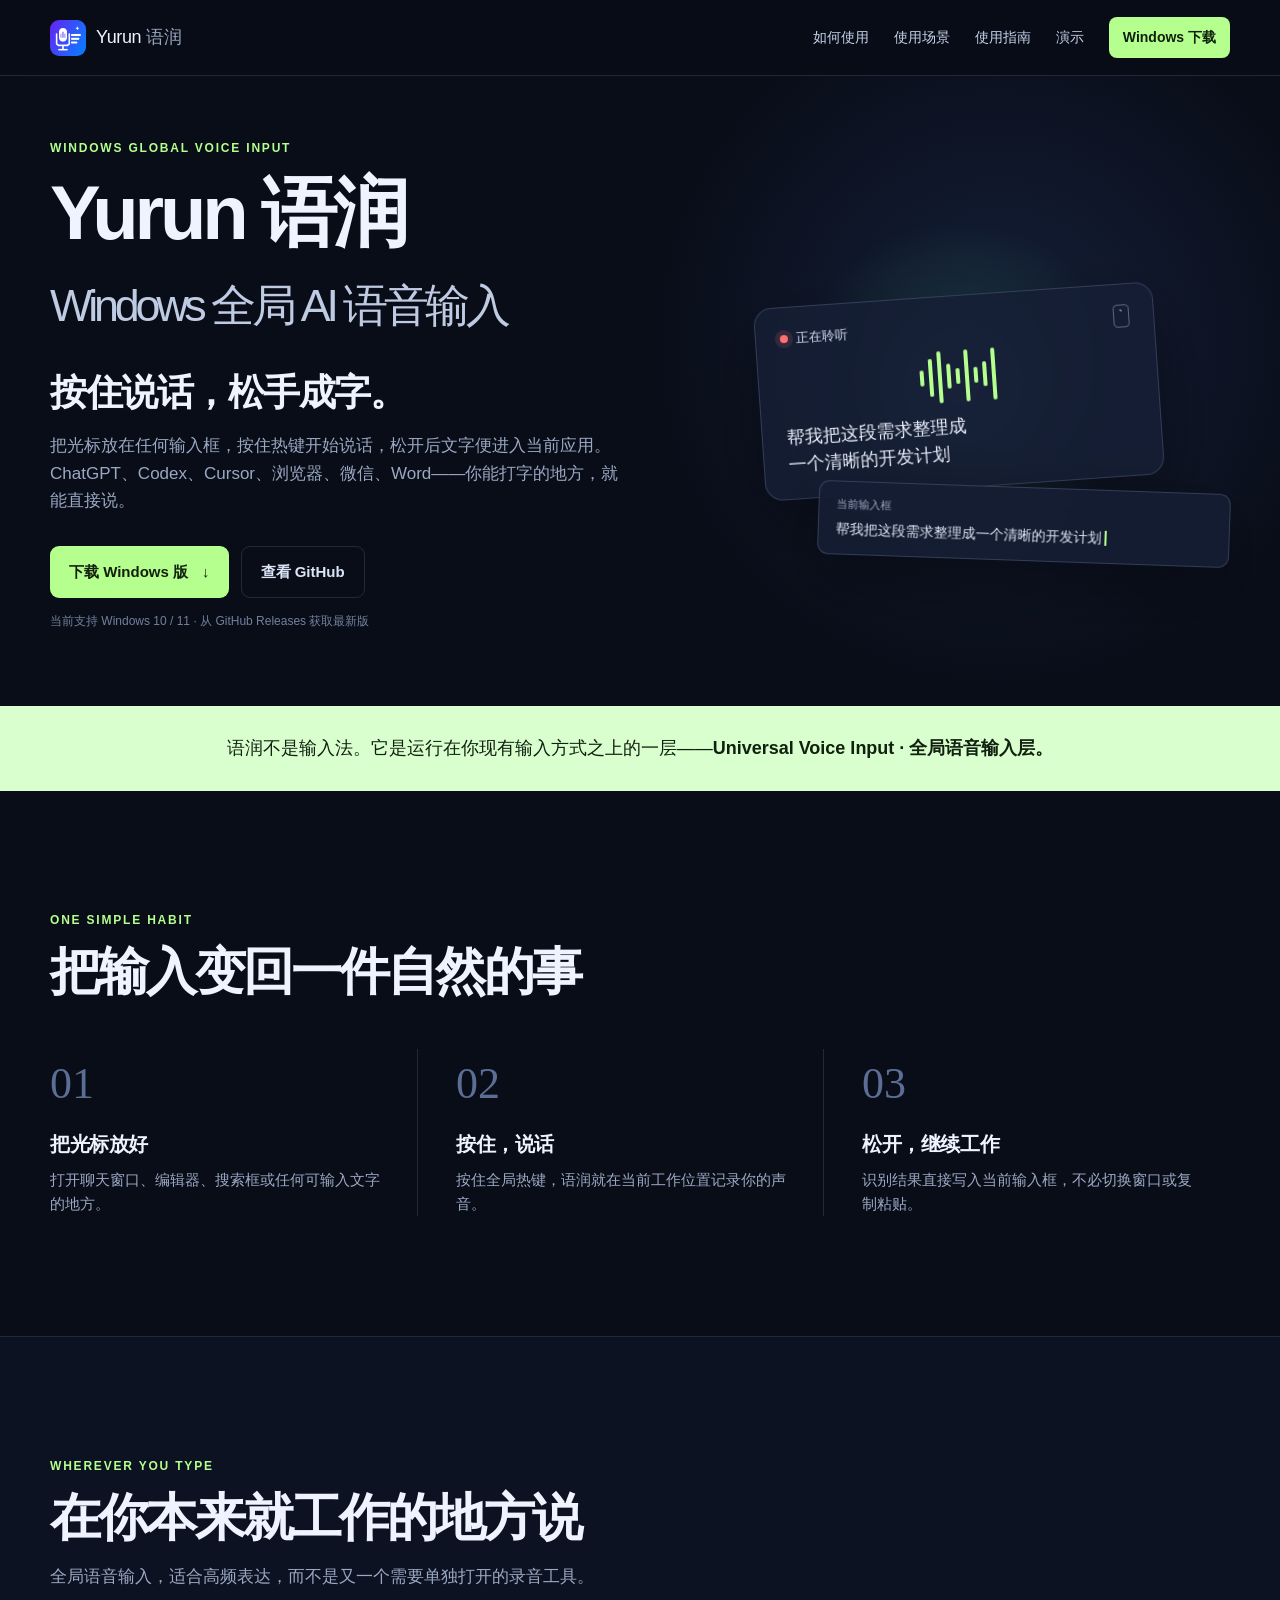
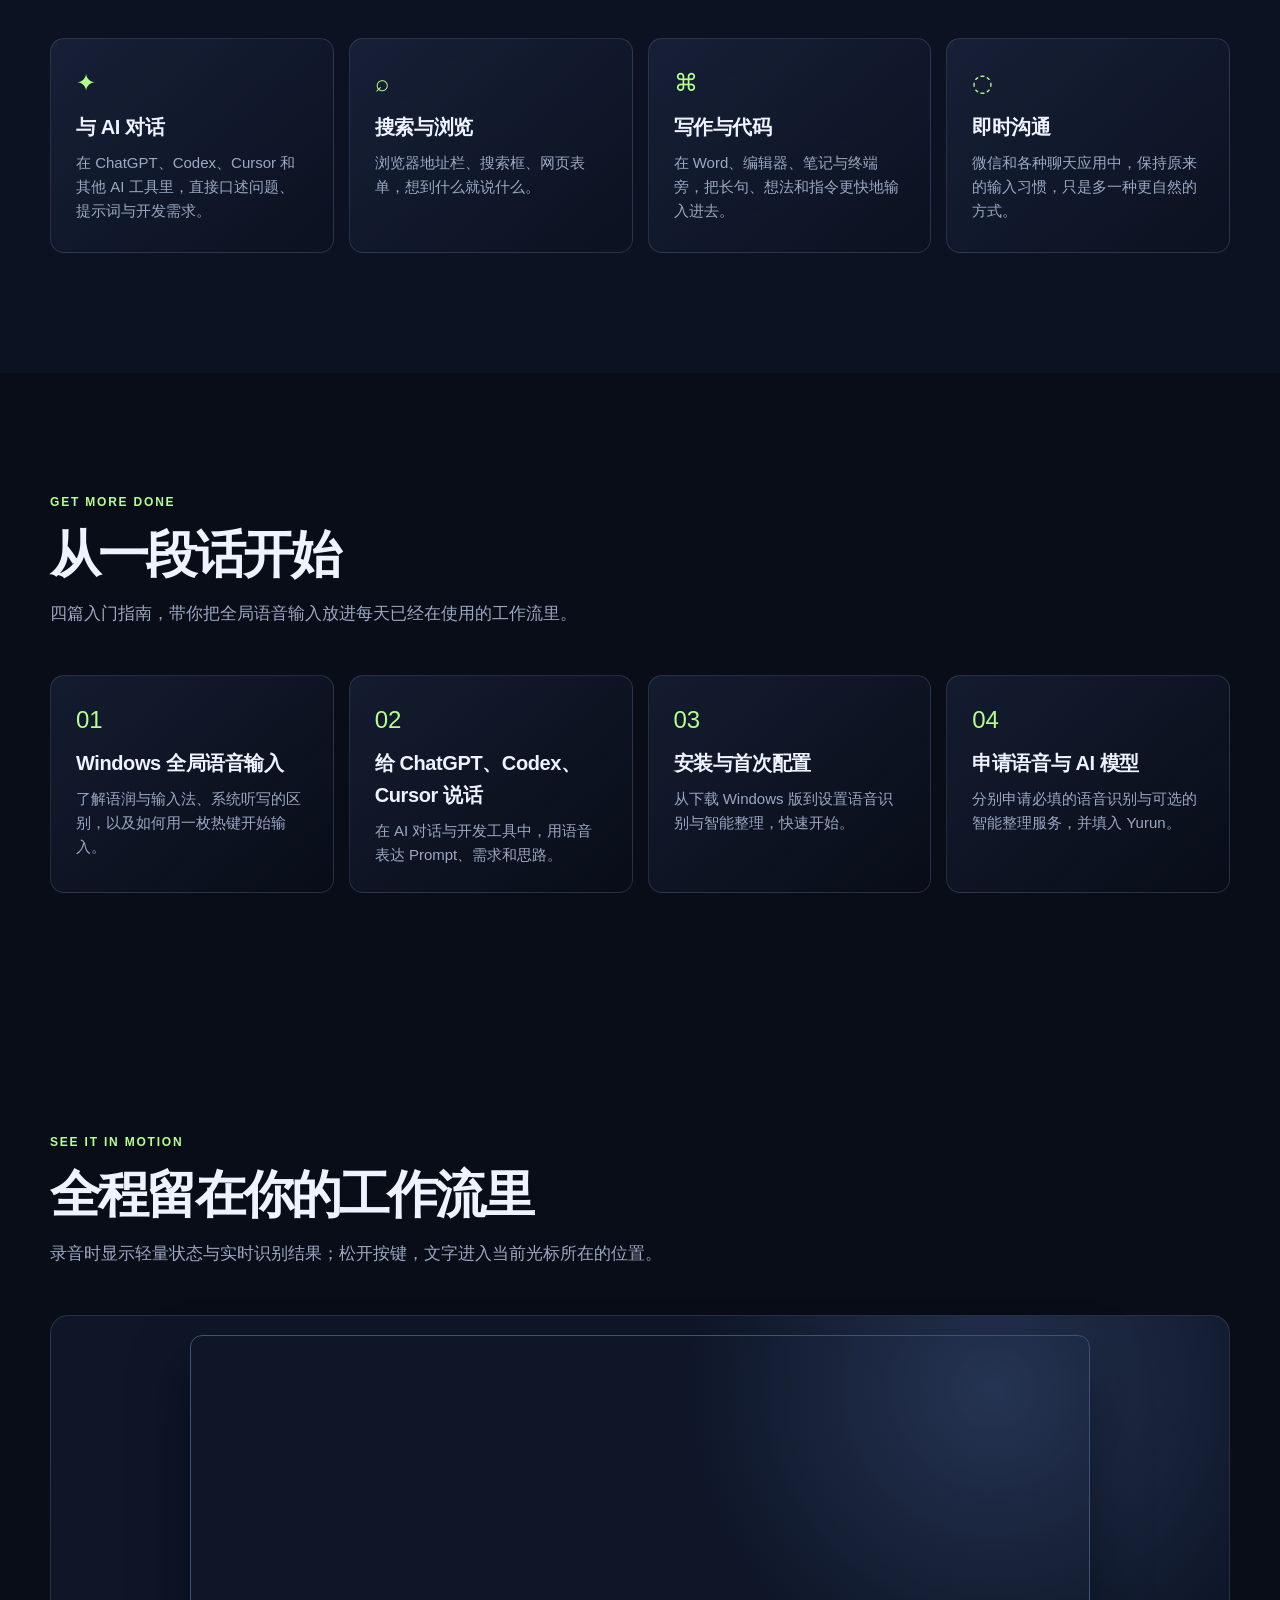
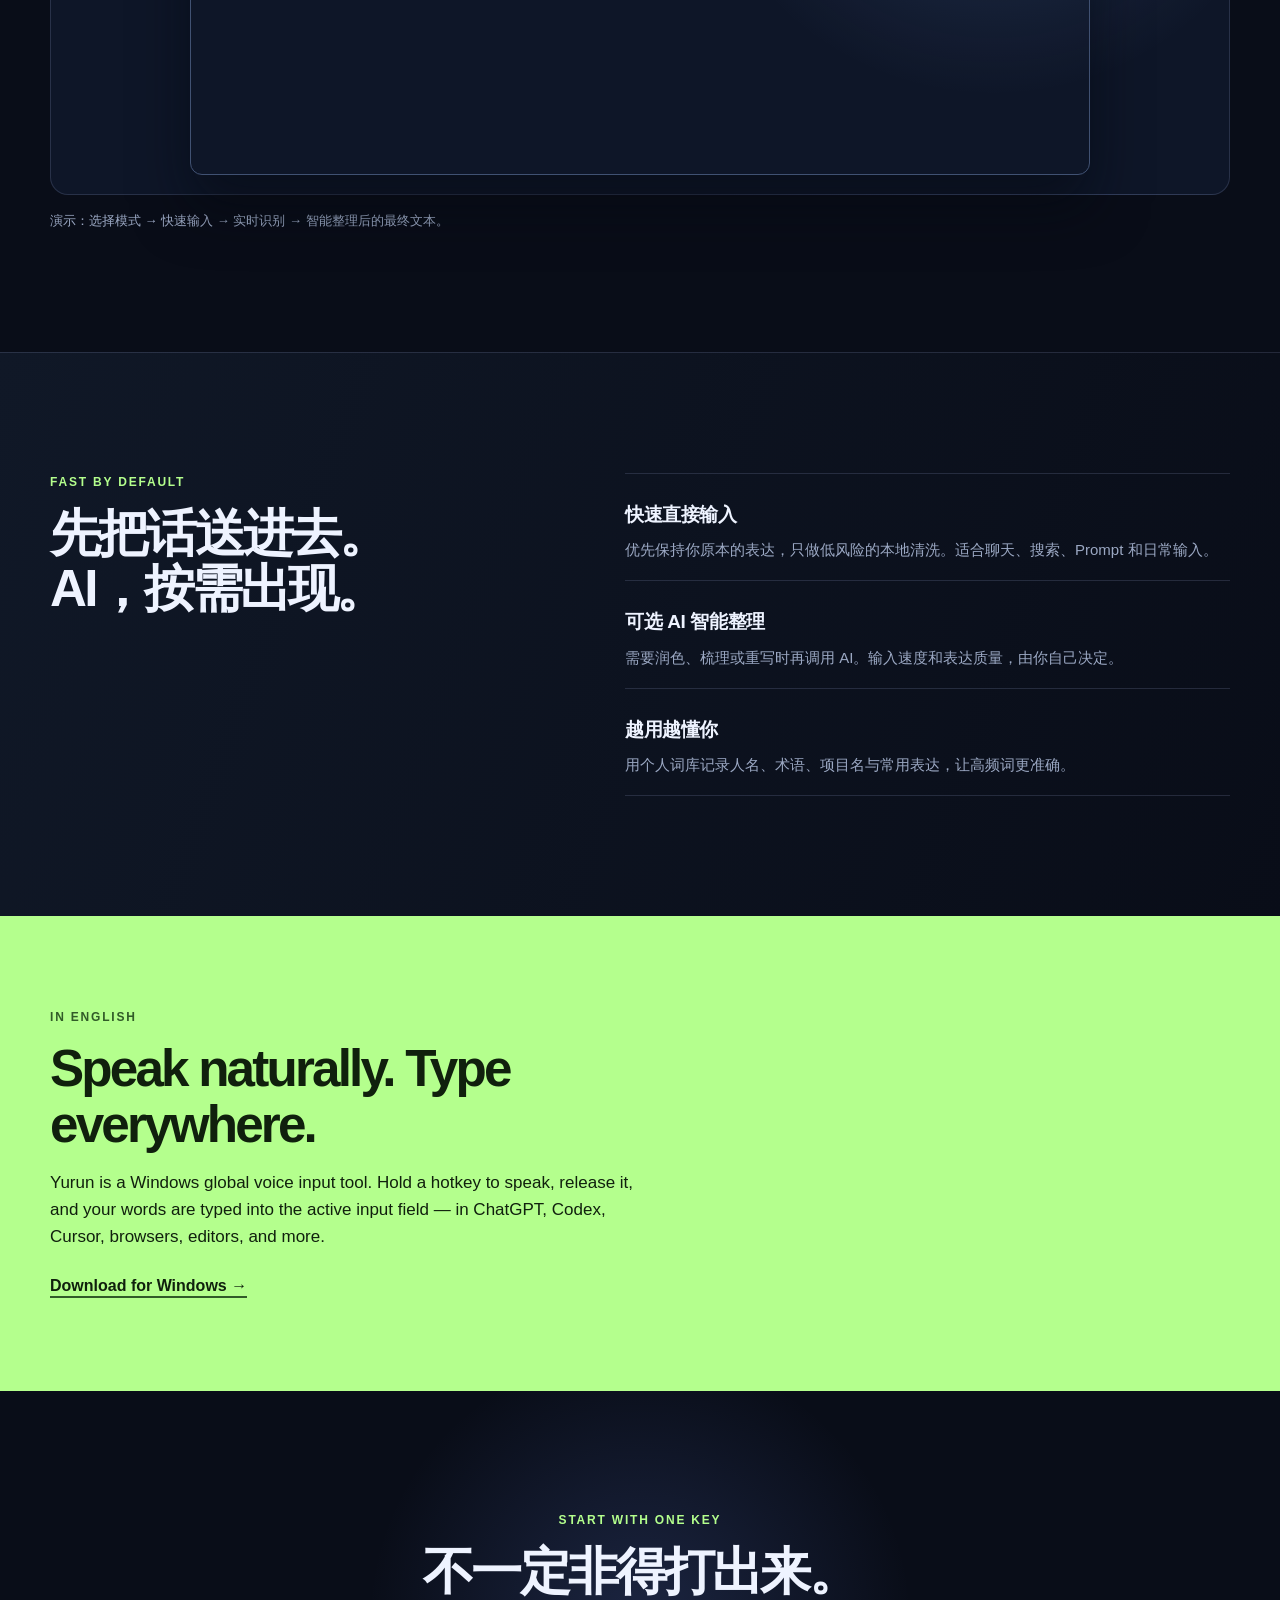
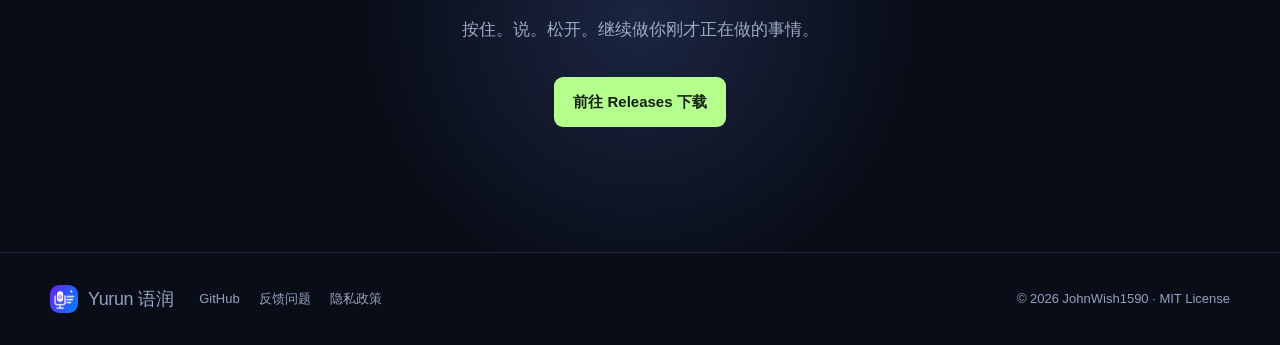
<file: website/index.html>
<!doctype html>
<html lang="zh-Hans">
  <head>
    <meta charset="utf-8">
    <meta name="viewport" content="width=device-width, initial-scale=1">
    <meta name="theme-color" content="#0b1020">
    <title>Yurun 语润 — Windows 全局 AI 语音输入</title>
    <meta name="description" content="Yurun 语润是一款 Windows 全局 AI 语音输入工具：按住说话，松手成字。在 ChatGPT、Codex、Cursor、浏览器、微信和任何可输入文字的地方直接使用语音输入。">
    <link rel="canonical" href="https://johnwish1590.github.io/Yurun/">
    <link rel="icon" href="assets/icon.png?v=20260830" type="image/png">
    <meta property="og:type" content="website">
    <meta property="og:site_name" content="Yurun 语润">
    <meta property="og:title" content="Yurun 语润 — Windows 全局 AI 语音输入">
    <meta property="og:description" content="按住说话，松手成字。在 Windows 的任何输入框中使用语音。">
    <meta property="og:url" content="https://johnwish1590.github.io/Yurun/">
    <meta property="og:image" content="https://johnwish1590.github.io/Yurun/assets/icon.png?v=20260830">
    <meta name="twitter:card" content="summary">
    <meta name="twitter:title" content="Yurun 语润 — Windows 全局 AI 语音输入">
    <meta name="twitter:description" content="按住说话，松手成字。在 Windows 的任何输入框中使用语音。">
    <meta name="twitter:image" content="https://johnwish1590.github.io/Yurun/assets/icon.png?v=20260830">
    <link rel="stylesheet" href="styles.css">
    <link rel="stylesheet" href="demo.css">
    <script type="application/ld+json">
      {
        "@context": "https://schema.org",
        "@type": "SoftwareApplication",
        "name": "Yurun 语润",
        "alternateName": "Yurun",
        "applicationCategory": "UtilitiesApplication",
        "operatingSystem": "Windows 10, Windows 11",
        "description": "A Windows global AI voice input tool. Hold to speak and release to type into the active input field.",
        "url": "https://johnwish1590.github.io/Yurun/",
        "downloadUrl": "https://github.com/JohnWish1590/Yurun/releases/latest",
        "softwareVersion": "1.3.0",
        "image": "https://johnwish1590.github.io/Yurun/assets/icon.png?v=20260830",
        "author": { "@type": "Organization", "name": "JohnWish1590" },
        "license": "https://github.com/JohnWish1590/Yurun/blob/main/LICENSE"
      }
    </script>
  </head>
  <body>
    <header class="site-header">
      <a class="brand" href="#top" aria-label="Yurun 语润首页">
        <img src="assets/icon.png?v=20260830" width="36" height="36" alt="">
        <span>Yurun <b>语润</b></span>
      </a>
      <nav aria-label="主导航">
        <a href="#how-it-works">如何使用</a>
        <a href="#scenes">使用场景</a>
        <a href="#guides">使用指南</a>
        <a href="#showcase">演示</a>
        <a class="nav-download" href="https://github.com/JohnWish1590/Yurun/releases/latest">Windows 下载</a>
      </nav>
    </header>

    <main id="top">
      <section class="hero" aria-labelledby="hero-title">
        <div class="hero-copy">
          <p class="eyebrow">WINDOWS GLOBAL VOICE INPUT</p>
          <h1 id="hero-title">Yurun 语润<br><span>Windows 全局 AI 语音输入</span></h1>
          <p class="tagline">按住说话，松手成字。</p>
          <p class="lede">把光标放在任何输入框，按住热键开始说话，松开后文字便进入当前应用。ChatGPT、Codex、Cursor、浏览器、微信、Word——你能打字的地方，就能直接说。</p>
          <div class="hero-actions">
            <a class="button button-primary" href="https://github.com/JohnWish1590/Yurun/releases/latest">下载 Windows 版 <span aria-hidden="true">↓</span></a>
            <a class="button button-secondary" href="https://github.com/JohnWish1590/Yurun">查看 GitHub</a>
          </div>
          <p class="fine-print">当前支持 Windows 10 / 11 · 从 GitHub Releases 获取最新版</p>
        </div>
        <div class="hero-visual" aria-label="Yurun 语音输入过程示意">
          <div class="aurora"></div>
          <div class="voice-card">
            <div class="card-top"><span class="record-dot"></span> 正在聆听 <span class="hotkey">`</span></div>
            <div class="wave" aria-hidden="true"><i></i><i></i><i></i><i></i><i></i><i></i><i></i><i></i><i></i></div>
            <p>帮我把这段需求整理成<br>一个清晰的开发计划</p>
          </div>
          <div class="input-card"><span class="input-label">当前输入框</span><span>帮我把这段需求整理成一个清晰的开发计划<span class="cursor"></span></span></div>
        </div>
      </section>

      <section class="principle" aria-label="产品定位">
        <p>语润不是输入法。它是运行在你现有输入方式之上的一层——<strong>Universal Voice Input · 全局语音输入层。</strong></p>
      </section>

      <section id="how-it-works" class="section steps" aria-labelledby="steps-title">
        <div class="section-heading"><p class="eyebrow">ONE SIMPLE HABIT</p><h2 id="steps-title">把输入变回一件自然的事</h2></div>
        <ol>
          <li><span>01</span><h3>把光标放好</h3><p>打开聊天窗口、编辑器、搜索框或任何可输入文字的地方。</p></li>
          <li><span>02</span><h3>按住，说话</h3><p>按住全局热键，语润就在当前工作位置记录你的声音。</p></li>
          <li><span>03</span><h3>松开，继续工作</h3><p>识别结果直接写入当前输入框，不必切换窗口或复制粘贴。</p></li>
        </ol>
      </section>

      <section id="scenes" class="section scenes" aria-labelledby="scenes-title">
        <div class="section-heading"><p class="eyebrow">WHEREVER YOU TYPE</p><h2 id="scenes-title">在你本来就工作的地方说</h2><p>全局语音输入，适合高频表达，而不是又一个需要单独打开的录音工具。</p></div>
        <div class="scene-grid">
          <article><span class="scene-icon">✦</span><h3>与 AI 对话</h3><p>在 ChatGPT、Codex、Cursor 和其他 AI 工具里，直接口述问题、提示词与开发需求。</p></article>
          <article><span class="scene-icon">⌕</span><h3>搜索与浏览</h3><p>浏览器地址栏、搜索框、网页表单，想到什么就说什么。</p></article>
          <article><span class="scene-icon">⌘</span><h3>写作与代码</h3><p>在 Word、编辑器、笔记与终端旁，把长句、想法和指令更快地输入进去。</p></article>
          <article><span class="scene-icon">◌</span><h3>即时沟通</h3><p>微信和各种聊天应用中，保持原来的输入习惯，只是多一种更自然的方式。</p></article>
        </div>
      </section>

      <section id="guides" class="section" aria-labelledby="guides-title">
        <div class="section-heading"><p class="eyebrow">GET MORE DONE</p><h2 id="guides-title">从一段话开始</h2><p>四篇入门指南，带你把全局语音输入放进每天已经在使用的工作流里。</p></div>
        <div class="scene-grid">
          <article><span class="scene-icon">01</span><h3><a href="windows-global-voice-input.html">Windows 全局语音输入</a></h3><p>了解语润与输入法、系统听写的区别，以及如何用一枚热键开始输入。</p></article>
          <article><span class="scene-icon">02</span><h3><a href="chatgpt-codex-cursor-voice-input.html">给 ChatGPT、Codex、Cursor 说话</a></h3><p>在 AI 对话与开发工具中，用语音表达 Prompt、需求和思路。</p></article>
          <article><span class="scene-icon">03</span><h3><a href="yurun-windows-setup.html">安装与首次配置</a></h3><p>从下载 Windows 版到设置语音识别与智能整理，快速开始。</p></article>
          <article><span class="scene-icon">04</span><h3><a href="yurun-model-setup.html">申请语音与 AI 模型</a></h3><p>分别申请必填的语音识别与可选的智能整理服务，并填入 Yurun。</p></article>
        </div>
      </section>

      <section id="showcase" class="section showcase" aria-labelledby="showcase-title">
        <div class="section-heading"><p class="eyebrow">SEE IT IN MOTION</p><h2 id="showcase-title">全程留在你的工作流里</h2><p>录音时显示轻量状态与实时识别结果；松开按键，文字进入当前光标所在的位置。</p></div>
        <div class="showcase-frame">
          <video class="product-demo" autoplay loop muted playsinline preload="metadata" aria-label="Yurun 产品演示：选择输入模式、快速输入、实时识别与智能整理">
      <source src="assets/yurun-product-demo.mp4?v=20260830b" type="video/mp4">
            你的浏览器不支持播放此演示视频。
          </video>
        </div>
        <p class="caption">演示：选择模式 → 快速输入 → 实时识别 → 智能整理后的最终文本。</p>
      </section>

      <section class="section modes" aria-labelledby="modes-title">
        <div><p class="eyebrow">FAST BY DEFAULT</p><h2 id="modes-title">先把话送进去。<br>AI，按需出现。</h2></div>
        <div class="mode-list"><article><h3>快速直接输入</h3><p>优先保持你原本的表达，只做低风险的本地清洗。适合聊天、搜索、Prompt 和日常输入。</p></article><article><h3>可选 AI 智能整理</h3><p>需要润色、梳理或重写时再调用 AI。输入速度和表达质量，由你自己决定。</p></article><article><h3>越用越懂你</h3><p>用个人词库记录人名、术语、项目名与常用表达，让高频词更准确。</p></article></div>
      </section>

      <section class="english" lang="en" aria-labelledby="english-title">
        <p class="eyebrow">IN ENGLISH</p><h2 id="english-title">Speak naturally. Type everywhere.</h2><p>Yurun is a Windows global voice input tool. Hold a hotkey to speak, release it, and your words are typed into the active input field — in ChatGPT, Codex, Cursor, browsers, editors, and more.</p>
        <a href="https://github.com/JohnWish1590/Yurun/releases/latest">Download for Windows <span aria-hidden="true">→</span></a>
      </section>

      <section class="cta" aria-labelledby="cta-title"><p class="eyebrow">START WITH ONE KEY</p><h2 id="cta-title">不一定非得打出来。</h2><p>按住。说。松开。继续做你刚才正在做的事情。</p><a class="button button-primary" href="https://github.com/JohnWish1590/Yurun/releases/latest">前往 Releases 下载</a></section>
    </main>
    <footer><a class="brand" href="#top"><img src="assets/icon.png?v=20260830" width="28" height="28" alt=""><span>Yurun <b>语润</b></span></a><div><a href="https://github.com/JohnWish1590/Yurun">GitHub</a><a href="https://github.com/JohnWish1590/Yurun/issues">反馈问题</a><a href="https://github.com/JohnWish1590/Yurun/blob/main/PRIVACY.md">隐私政策</a></div><p>© 2026 JohnWish1590 · MIT License</p></footer>
  </body>
</html>
</file>
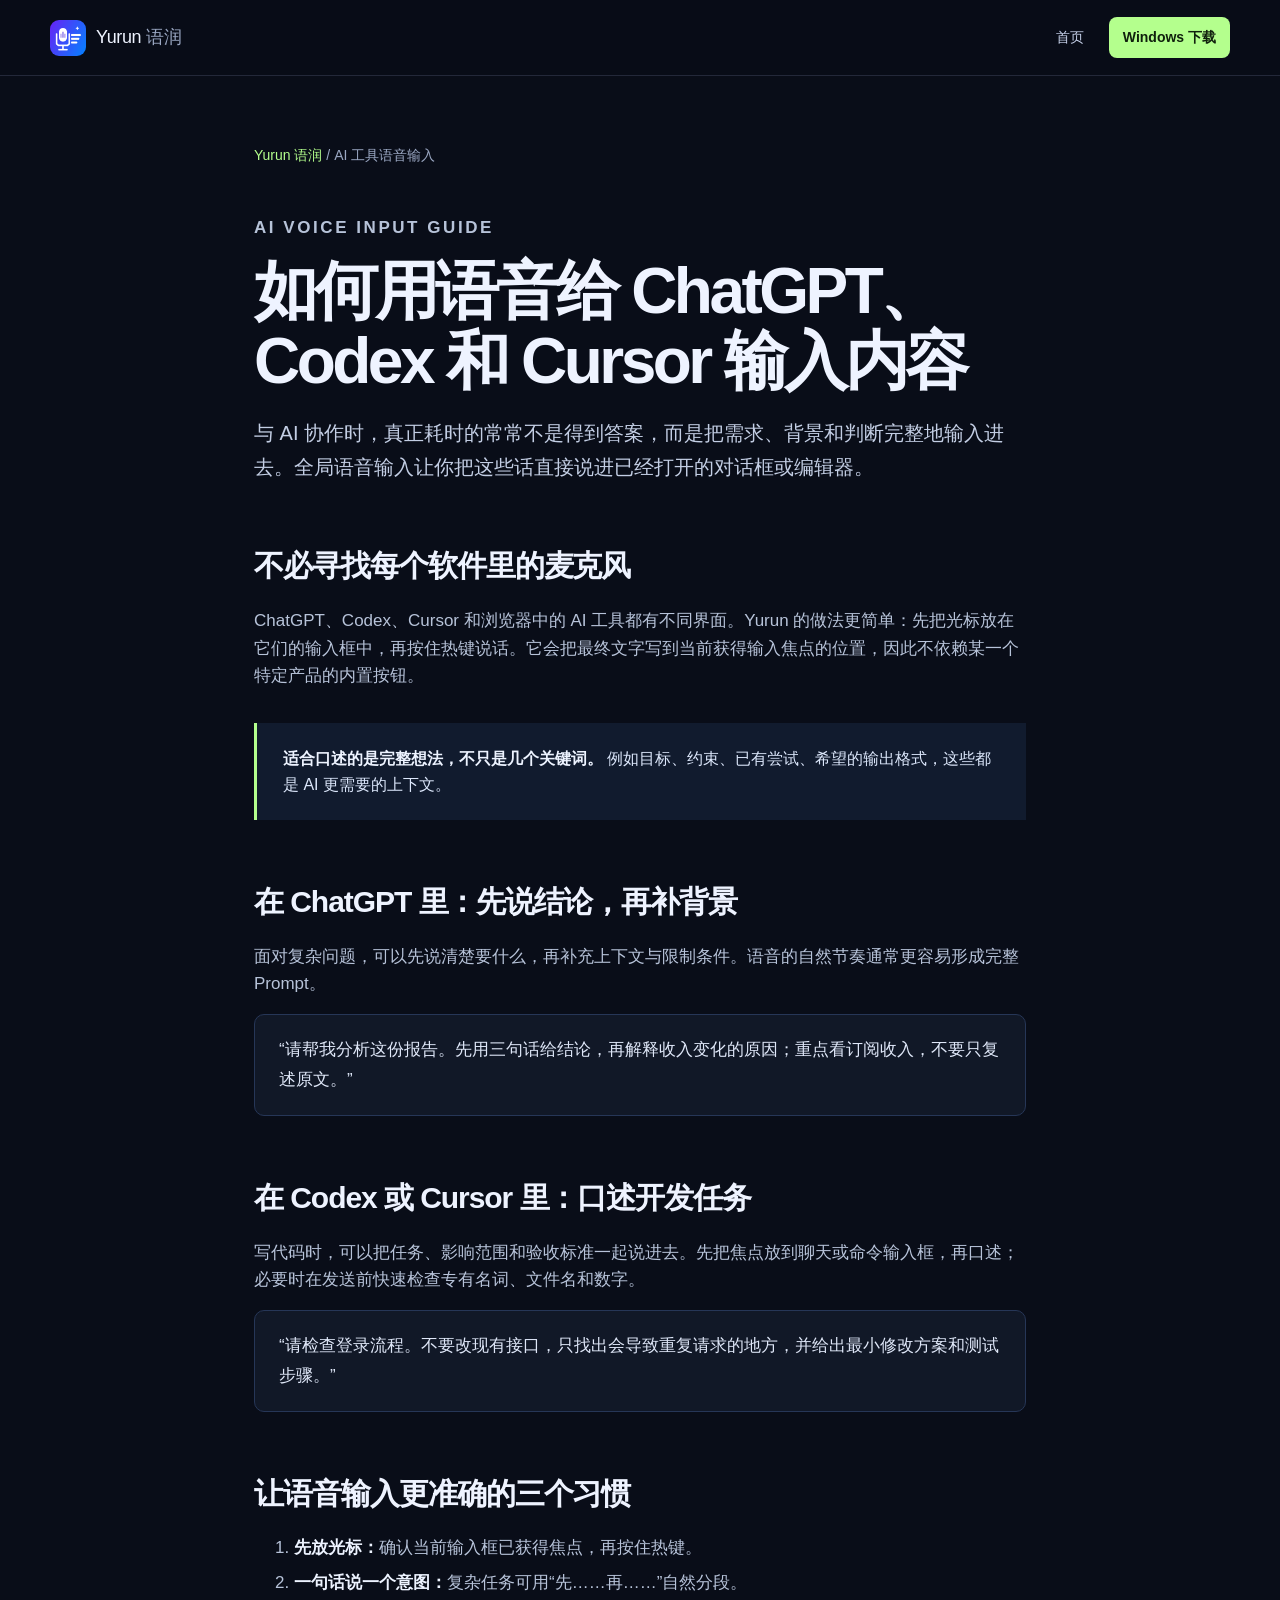
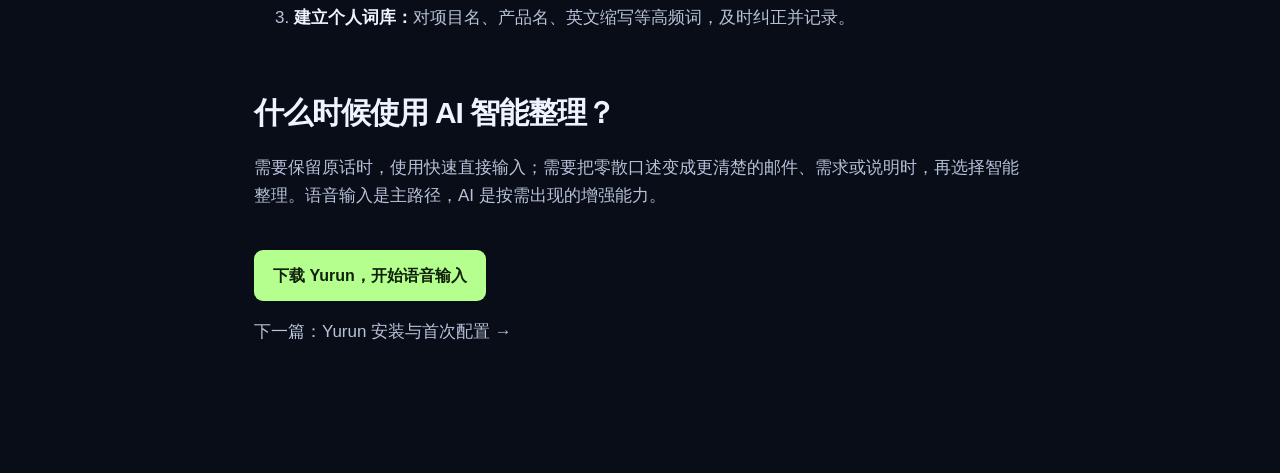
<file: website/chatgpt-codex-cursor-voice-input.html>
<!doctype html>
<html lang="zh-Hans">
  <head>
    <meta charset="utf-8">
    <meta name="viewport" content="width=device-width, initial-scale=1">
    <meta name="theme-color" content="#0b1020">
    <title>ChatGPT、Codex、Cursor 语音输入指南 | Yurun 语润</title>
    <meta name="description" content="如何在 ChatGPT、Codex、Cursor 等 AI 工具中使用 Windows 全局语音输入：直接口述 Prompt、需求与上下文，让想法更快进入对话框。">
    <link rel="canonical" href="https://johnwish1590.github.io/Yurun/chatgpt-codex-cursor-voice-input.html">
    <link rel="icon" href="assets/icon.png?v=20260830" type="image/png">
    <meta property="og:type" content="article"><meta property="og:site_name" content="Yurun 语润"><meta property="og:title" content="ChatGPT、Codex、Cursor 语音输入指南"><meta property="og:description" content="把 Prompt、需求与上下文直接说进 AI 对话框。"><meta property="og:url" content="https://johnwish1590.github.io/Yurun/chatgpt-codex-cursor-voice-input.html"><meta property="og:image" content="https://johnwish1590.github.io/Yurun/assets/icon.png?v=20260830">
    <link rel="stylesheet" href="styles.css">
    <style>.guide{max-width:820px;margin:0 auto;padding:68px 24px 110px}.guide nav{font-size:14px;color:#9ba8c3;display:block;margin-bottom:48px}.guide nav a{color:#b4ff8d}.guide h1{font-size:clamp(40px,6vw,64px);line-height:1.1;letter-spacing:-.055em;margin:0 0 20px}.guide .intro{font-size:20px;color:#c3cee4;line-height:1.7}.guide h2{font-size:30px;letter-spacing:-.035em;margin:58px 0 14px}.guide h3{font-size:20px;margin:27px 0 8px}.guide p,.guide li{color:#b7c3d9;font-size:17px}.guide li{margin:8px 0}.guide strong{color:#edf3ff}.guide .callout{margin:34px 0;padding:23px 26px;border-left:3px solid #b4ff8d;background:#111b2e;color:#dce7fb}.guide .example{padding:20px 24px;background:#111827;border:1px solid #263657;border-radius:10px;color:#dfe7f8;white-space:pre-line;line-height:1.75}.guide .cta-guide{display:inline-flex;margin-top:24px;padding:13px 19px;border-radius:9px;background:#b4ff8d;color:#10200d;font-weight:700}</style>
  </head>
  <body>
    <header class="site-header"><a class="brand" href="index.html"><img src="assets/icon.png?v=20260830" width="36" height="36" alt=""><span>Yurun <b>语润</b></span></a><nav><a href="index.html">首页</a><a class="nav-download" href="https://github.com/JohnWish1590/Yurun/releases/latest">Windows 下载</a></nav></header>
    <main class="guide">
      <nav aria-label="面包屑"><a href="index.html">Yurun 语润</a> / AI 工具语音输入</nav>
      <p class="eyebrow">AI VOICE INPUT GUIDE</p>
      <h1>如何用语音给 ChatGPT、Codex 和 Cursor 输入内容</h1>
      <p class="intro">与 AI 协作时，真正耗时的常常不是得到答案，而是把需求、背景和判断完整地输入进去。全局语音输入让你把这些话直接说进已经打开的对话框或编辑器。</p>
      <h2>不必寻找每个软件里的麦克风</h2>
      <p>ChatGPT、Codex、Cursor 和浏览器中的 AI 工具都有不同界面。Yurun 的做法更简单：先把光标放在它们的输入框中，再按住热键说话。它会把最终文字写到当前获得输入焦点的位置，因此不依赖某一个特定产品的内置按钮。</p>
      <div class="callout"><strong>适合口述的是完整想法，不只是几个关键词。</strong> 例如目标、约束、已有尝试、希望的输出格式，这些都是 AI 更需要的上下文。</div>
      <h2>在 ChatGPT 里：先说结论，再补背景</h2>
      <p>面对复杂问题，可以先说清楚要什么，再补充上下文与限制条件。语音的自然节奏通常更容易形成完整 Prompt。</p>
      <p class="example">“请帮我分析这份报告。先用三句话给结论，再解释收入变化的原因；重点看订阅收入，不要只复述原文。”</p>
      <h2>在 Codex 或 Cursor 里：口述开发任务</h2>
      <p>写代码时，可以把任务、影响范围和验收标准一起说进去。先把焦点放到聊天或命令输入框，再口述；必要时在发送前快速检查专有名词、文件名和数字。</p>
      <p class="example">“请检查登录流程。不要改现有接口，只找出会导致重复请求的地方，并给出最小修改方案和测试步骤。”</p>
      <h2>让语音输入更准确的三个习惯</h2>
      <ol><li><strong>先放光标：</strong>确认当前输入框已获得焦点，再按住热键。</li><li><strong>一句话说一个意图：</strong>复杂任务可用“先……再……”自然分段。</li><li><strong>建立个人词库：</strong>对项目名、产品名、英文缩写等高频词，及时纠正并记录。</li></ol>
      <h2>什么时候使用 AI 智能整理？</h2>
      <p>需要保留原话时，使用快速直接输入；需要把零散口述变成更清楚的邮件、需求或说明时，再选择智能整理。语音输入是主路径，AI 是按需出现的增强能力。</p>
      <a class="cta-guide" href="https://github.com/JohnWish1590/Yurun/releases/latest">下载 Yurun，开始语音输入</a>
      <p><a href="yurun-windows-setup.html">下一篇：Yurun 安装与首次配置 →</a></p>
    </main>
  </body>
</html>
</file>
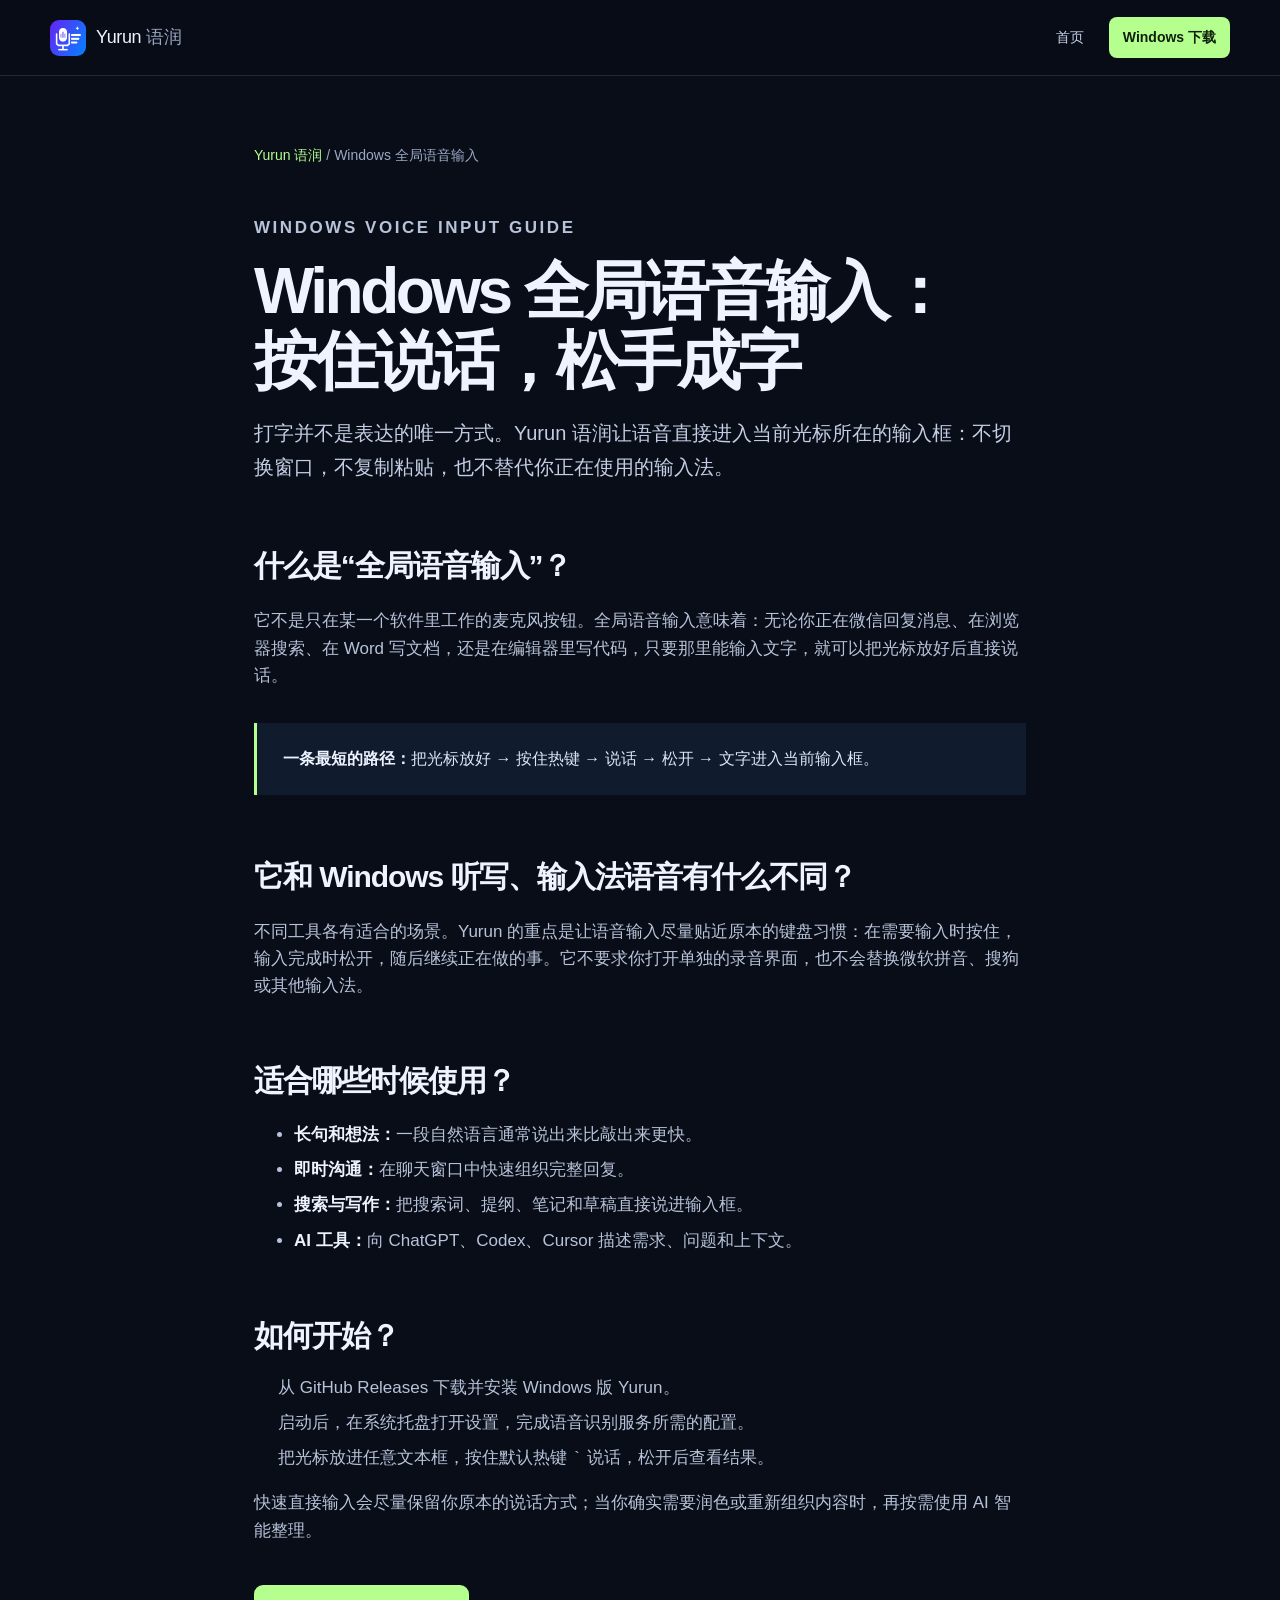
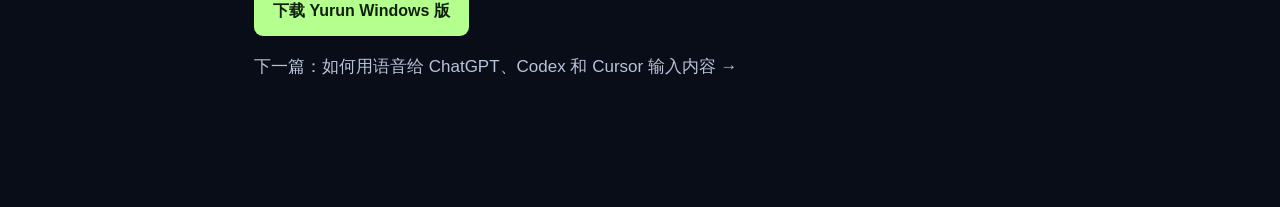
<file: website/windows-global-voice-input.html>
<!doctype html>
<html lang="zh-Hans">
  <head>
    <meta charset="utf-8">
    <meta name="viewport" content="width=device-width, initial-scale=1">
    <meta name="theme-color" content="#0b1020">
    <title>Windows 全局语音输入：按住说话，松手成字 | Yurun 语润</title>
    <meta name="description" content="Yurun 语润是一款 Windows 全局语音输入工具。把光标放在任何输入框，按住热键说话，松开后文字直接进入当前应用。">
    <link rel="canonical" href="https://johnwish1590.github.io/Yurun/windows-global-voice-input.html">
    <link rel="icon" href="assets/icon.png?v=20260830" type="image/png">
    <meta property="og:type" content="article">
    <meta property="og:site_name" content="Yurun 语润">
    <meta property="og:title" content="Windows 全局语音输入：按住说话，松手成字">
    <meta property="og:description" content="在任何 Windows 输入框里直接使用语音。">
    <meta property="og:url" content="https://johnwish1590.github.io/Yurun/windows-global-voice-input.html">
    <meta property="og:image" content="https://johnwish1590.github.io/Yurun/assets/icon.png?v=20260830">
    <link rel="stylesheet" href="styles.css">
    <style>.guide{max-width:820px;margin:0 auto;padding:68px 24px 110px}.guide nav{font-size:14px;color:#9ba8c3;display:block;margin-bottom:48px}.guide nav a{color:#b4ff8d}.guide h1{font-size:clamp(40px,6vw,64px);line-height:1.1;letter-spacing:-.055em;margin:0 0 20px}.guide .intro{font-size:20px;color:#c3cee4;line-height:1.7}.guide h2{font-size:30px;letter-spacing:-.035em;margin:58px 0 14px}.guide h3{font-size:20px;margin:27px 0 8px}.guide p,.guide li{color:#b7c3d9;font-size:17px}.guide li{margin:8px 0}.guide strong{color:#edf3ff}.guide .callout{margin:34px 0;padding:23px 26px;border-left:3px solid #b4ff8d;background:#111b2e;color:#dce7fb}.guide .steps{display:block;border:0;padding:0}.guide .steps ol{display:block;padding:0 0 0 24px;margin:0}.guide .steps li{border:0;padding:0}.guide .cta-guide{display:inline-flex;margin-top:24px;padding:13px 19px;border-radius:9px;background:#b4ff8d;color:#10200d;font-weight:700}</style>
  </head>
  <body>
    <header class="site-header"><a class="brand" href="index.html"><img src="assets/icon.png?v=20260830" width="36" height="36" alt=""><span>Yurun <b>语润</b></span></a><nav><a href="index.html">首页</a><a class="nav-download" href="https://github.com/JohnWish1590/Yurun/releases/latest">Windows 下载</a></nav></header>
    <main class="guide">
      <nav aria-label="面包屑"><a href="index.html">Yurun 语润</a> / Windows 全局语音输入</nav>
      <p class="eyebrow">WINDOWS VOICE INPUT GUIDE</p>
      <h1>Windows 全局语音输入：<br>按住说话，松手成字</h1>
      <p class="intro">打字并不是表达的唯一方式。Yurun 语润让语音直接进入当前光标所在的输入框：不切换窗口，不复制粘贴，也不替代你正在使用的输入法。</p>
      <h2>什么是“全局语音输入”？</h2>
      <p>它不是只在某一个软件里工作的麦克风按钮。全局语音输入意味着：无论你正在微信回复消息、在浏览器搜索、在 Word 写文档，还是在编辑器里写代码，只要那里能输入文字，就可以把光标放好后直接说话。</p>
      <div class="callout"><strong>一条最短的路径：</strong>把光标放好 → 按住热键 → 说话 → 松开 → 文字进入当前输入框。</div>
      <h2>它和 Windows 听写、输入法语音有什么不同？</h2>
      <p>不同工具各有适合的场景。Yurun 的重点是让语音输入尽量贴近原本的键盘习惯：在需要输入时按住，输入完成时松开，随后继续正在做的事。它不要求你打开单独的录音界面，也不会替换微软拼音、搜狗或其他输入法。</p>
      <h2>适合哪些时候使用？</h2>
      <ul><li><strong>长句和想法：</strong>一段自然语言通常说出来比敲出来更快。</li><li><strong>即时沟通：</strong>在聊天窗口中快速组织完整回复。</li><li><strong>搜索与写作：</strong>把搜索词、提纲、笔记和草稿直接说进输入框。</li><li><strong>AI 工具：</strong>向 ChatGPT、Codex、Cursor 描述需求、问题和上下文。</li></ul>
      <h2>如何开始？</h2>
      <section class="steps"><ol><li>从 GitHub Releases 下载并安装 Windows 版 Yurun。</li><li>启动后，在系统托盘打开设置，完成语音识别服务所需的配置。</li><li>把光标放进任意文本框，按住默认热键 <code>`</code> 说话，松开后查看结果。</li></ol></section>
      <p>快速直接输入会尽量保留你原本的说话方式；当你确实需要润色或重新组织内容时，再按需使用 AI 智能整理。</p>
      <a class="cta-guide" href="https://github.com/JohnWish1590/Yurun/releases/latest">下载 Yurun Windows 版</a>
      <p><a href="chatgpt-codex-cursor-voice-input.html">下一篇：如何用语音给 ChatGPT、Codex 和 Cursor 输入内容 →</a></p>
    </main>
  </body>
</html>
</file>
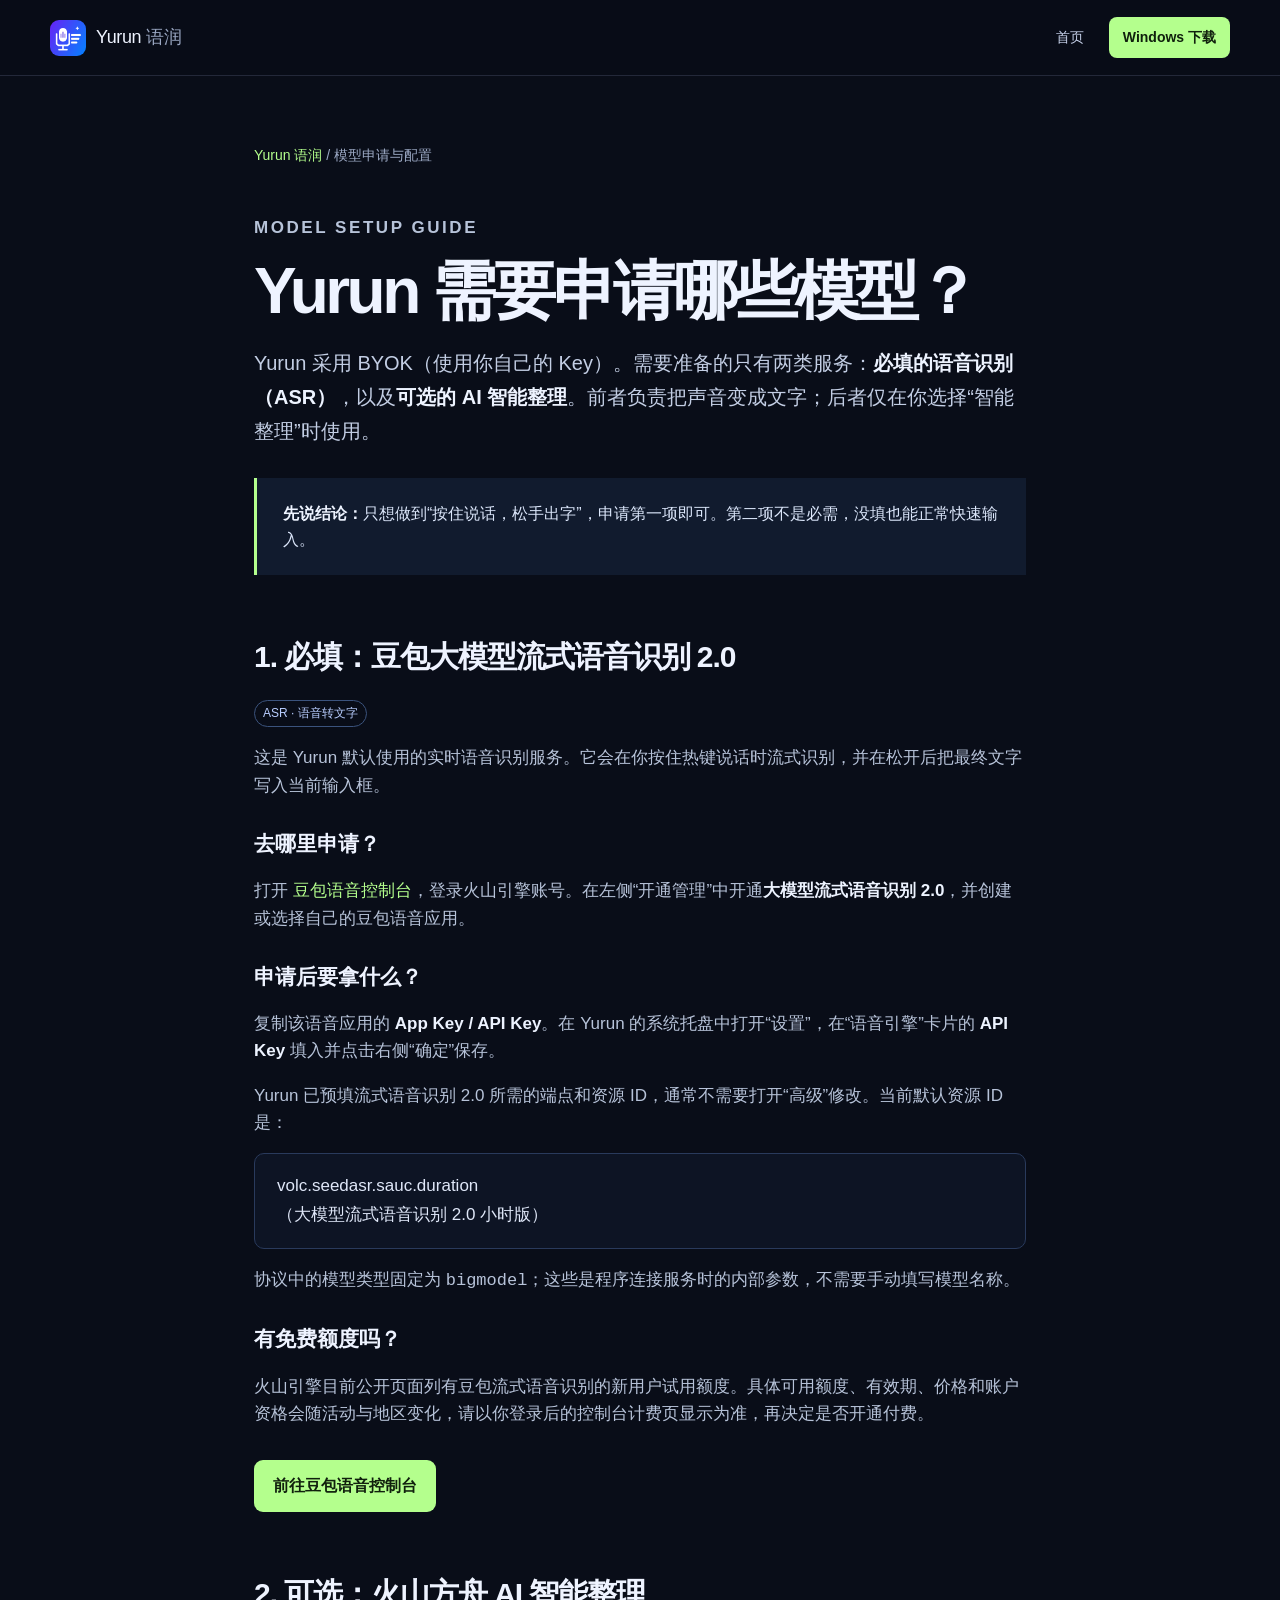
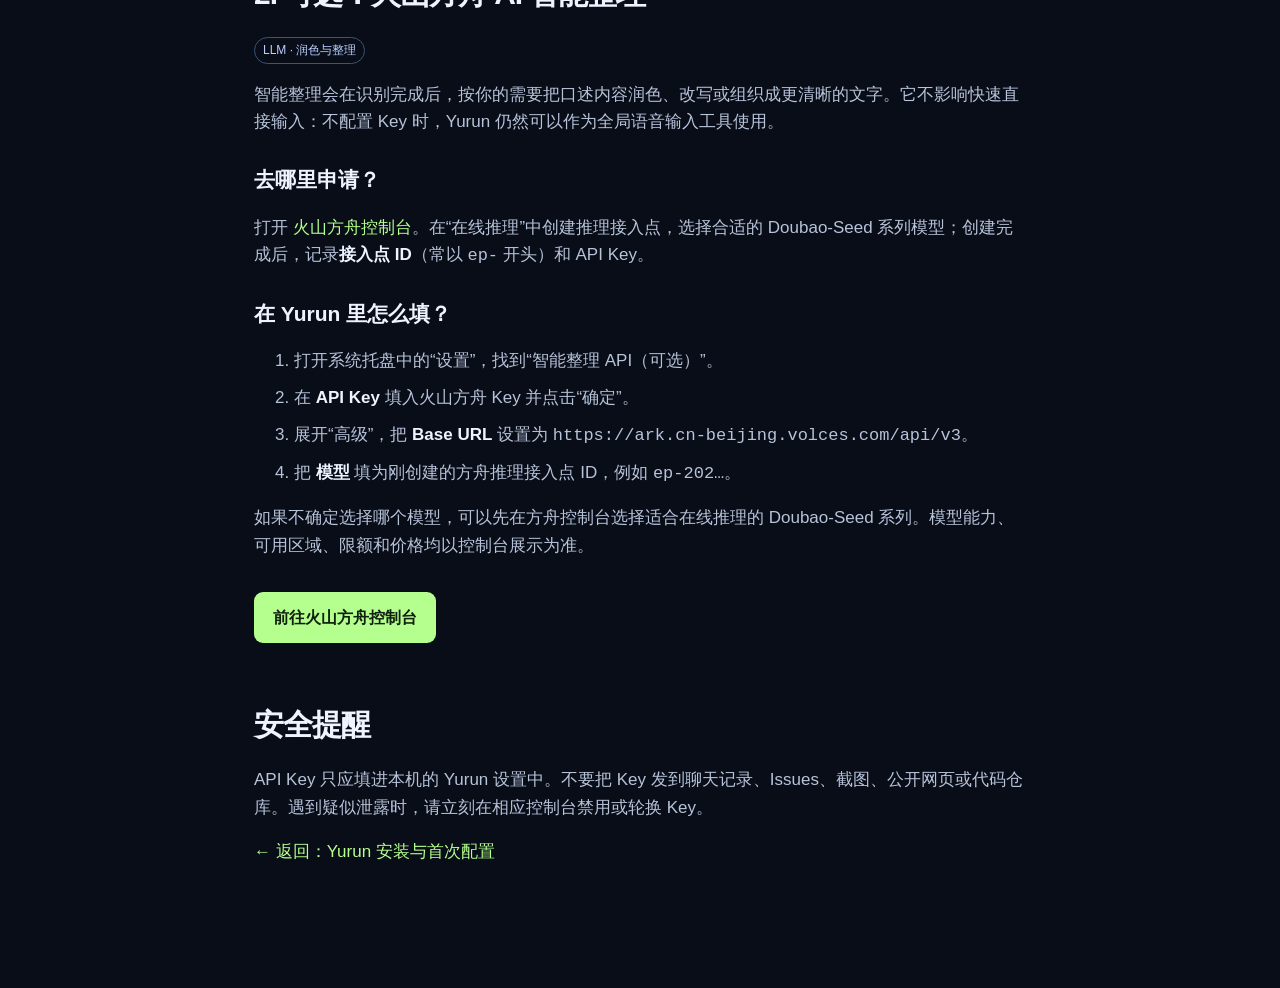
<file: website/yurun-model-setup.html>
<!doctype html>
<html lang="zh-Hans">
  <head>
    <meta charset="utf-8">
    <meta name="viewport" content="width=device-width, initial-scale=1">
    <meta name="theme-color" content="#0b1020">
    <title>Yurun 模型申请与配置：语音识别和 AI 智能整理 | 语润</title>
    <meta name="description" content="Yurun 语润需要哪些模型？本指南说明如何申请必填的豆包流式语音识别，以及可选的火山方舟 AI 智能整理接入点并填入 Yurun。">
    <link rel="canonical" href="https://johnwish1590.github.io/Yurun/yurun-model-setup.html">
    <link rel="icon" href="assets/icon.png?v=20260830" type="image/png">
    <meta property="og:type" content="article"><meta property="og:site_name" content="Yurun 语润"><meta property="og:title" content="Yurun 模型申请与配置：语音识别和 AI 智能整理"><meta property="og:description" content="申请必填 ASR 与可选 AI 润色服务，填入 Yurun 即可使用。"><meta property="og:url" content="https://johnwish1590.github.io/Yurun/yurun-model-setup.html"><meta property="og:image" content="https://johnwish1590.github.io/Yurun/assets/icon.png?v=20260830">
    <link rel="stylesheet" href="styles.css">
    <style>.guide{max-width:820px;margin:0 auto;padding:68px 24px 110px}.guide nav{font-size:14px;color:#9ba8c3;display:block;margin-bottom:48px}.guide nav a{color:#b4ff8d}.guide h1{font-size:clamp(40px,6vw,64px);line-height:1.1;letter-spacing:-.055em;margin:0 0 20px}.guide .intro{font-size:20px;color:#c3cee4;line-height:1.7}.guide h2{font-size:30px;letter-spacing:-.035em;margin:58px 0 14px}.guide h3{font-size:21px;margin:28px 0 8px}.guide p,.guide li{color:#b7c3d9;font-size:17px}.guide li{margin:10px 0}.guide strong{color:#edf3ff}.guide a{color:#b4ff8d}.guide .callout{margin:30px 0;padding:23px 26px;border-left:3px solid #b4ff8d;background:#111b2e;color:#dce7fb}.guide .code{padding:18px 22px;border:1px solid #293a5c;border-radius:10px;background:#0d1424;color:#dfe7f8;line-height:1.7;overflow-wrap:anywhere}.guide .label{display:inline-block;padding:3px 8px;border:1px solid #3b537d;border-radius:99px;font-size:12px;color:#b9ceff}.guide .cta-guide{display:inline-flex;margin-top:16px;padding:13px 19px;border-radius:9px;background:#b4ff8d;color:#10200d;font-weight:700}</style>
  </head>
  <body>
    <header class="site-header"><a class="brand" href="index.html"><img src="assets/icon.png?v=20260830" width="36" height="36" alt=""><span>Yurun <b>语润</b></span></a><nav><a href="index.html">首页</a><a class="nav-download" href="https://github.com/JohnWish1590/Yurun/releases/latest">Windows 下载</a></nav></header>
    <main class="guide">
      <nav aria-label="面包屑"><a href="index.html">Yurun 语润</a> / 模型申请与配置</nav>
      <p class="eyebrow">MODEL SETUP GUIDE</p>
      <h1>Yurun 需要申请哪些模型？</h1>
      <p class="intro">Yurun 采用 BYOK（使用你自己的 Key）。需要准备的只有两类服务：<strong>必填的语音识别（ASR）</strong>，以及<strong>可选的 AI 智能整理</strong>。前者负责把声音变成文字；后者仅在你选择“智能整理”时使用。</p>
      <div class="callout"><strong>先说结论：</strong>只想做到“按住说话，松手出字”，申请第一项即可。第二项不是必需，没填也能正常快速输入。</div>

      <h2>1. 必填：豆包大模型流式语音识别 2.0</h2>
      <p><span class="label">ASR · 语音转文字</span></p>
      <p>这是 Yurun 默认使用的实时语音识别服务。它会在你按住热键说话时流式识别，并在松开后把最终文字写入当前输入框。</p>
      <h3>去哪里申请？</h3>
      <p>打开 <a href="https://console.volcengine.com/speech/new/">豆包语音控制台</a>，登录火山引擎账号。在左侧“开通管理”中开通<strong>大模型流式语音识别 2.0</strong>，并创建或选择自己的豆包语音应用。</p>
      <h3>申请后要拿什么？</h3>
      <p>复制该语音应用的 <strong>App Key / API Key</strong>。在 Yurun 的系统托盘中打开“设置”，在“语音引擎”卡片的 <strong>API Key</strong> 填入并点击右侧“确定”保存。</p>
      <p>Yurun 已预填流式语音识别 2.0 所需的端点和资源 ID，通常不需要打开“高级”修改。当前默认资源 ID 是：</p>
      <p class="code">volc.seedasr.sauc.duration<br>（大模型流式语音识别 2.0 小时版）</p>
      <p>协议中的模型类型固定为 <code>bigmodel</code>；这些是程序连接服务时的内部参数，不需要手动填写模型名称。</p>
      <h3>有免费额度吗？</h3>
      <p>火山引擎目前公开页面列有豆包流式语音识别的新用户试用额度。具体可用额度、有效期、价格和账户资格会随活动与地区变化，请以你登录后的控制台计费页显示为准，再决定是否开通付费。</p>
      <a class="cta-guide" href="https://console.volcengine.com/speech/new/">前往豆包语音控制台</a>

      <h2>2. 可选：火山方舟 AI 智能整理</h2>
      <p><span class="label">LLM · 润色与整理</span></p>
      <p>智能整理会在识别完成后，按你的需要把口述内容润色、改写或组织成更清晰的文字。它不影响快速直接输入：不配置 Key 时，Yurun 仍然可以作为全局语音输入工具使用。</p>
      <h3>去哪里申请？</h3>
      <p>打开 <a href="https://console.volcengine.com/ark">火山方舟控制台</a>。在“在线推理”中创建推理接入点，选择合适的 Doubao-Seed 系列模型；创建完成后，记录<strong>接入点 ID</strong>（常以 <code>ep-</code> 开头）和 API Key。</p>
      <h3>在 Yurun 里怎么填？</h3>
      <ol><li>打开系统托盘中的“设置”，找到“智能整理 API（可选）”。</li><li>在 <strong>API Key</strong> 填入火山方舟 Key 并点击“确定”。</li><li>展开“高级”，把 <strong>Base URL</strong> 设置为 <code>https://ark.cn-beijing.volces.com/api/v3</code>。</li><li>把 <strong>模型</strong> 填为刚创建的方舟推理接入点 ID，例如 <code>ep-202…</code>。</li></ol>
      <p>如果不确定选择哪个模型，可以先在方舟控制台选择适合在线推理的 Doubao-Seed 系列。模型能力、可用区域、限额和价格均以控制台展示为准。</p>
      <a class="cta-guide" href="https://console.volcengine.com/ark">前往火山方舟控制台</a>

      <h2>安全提醒</h2>
      <p>API Key 只应填进本机的 Yurun 设置中。不要把 Key 发到聊天记录、Issues、截图、公开网页或代码仓库。遇到疑似泄露时，请立刻在相应控制台禁用或轮换 Key。</p>
      <p><a href="yurun-windows-setup.html">← 返回：Yurun 安装与首次配置</a></p>
    </main>
  </body>
</html>
</file>
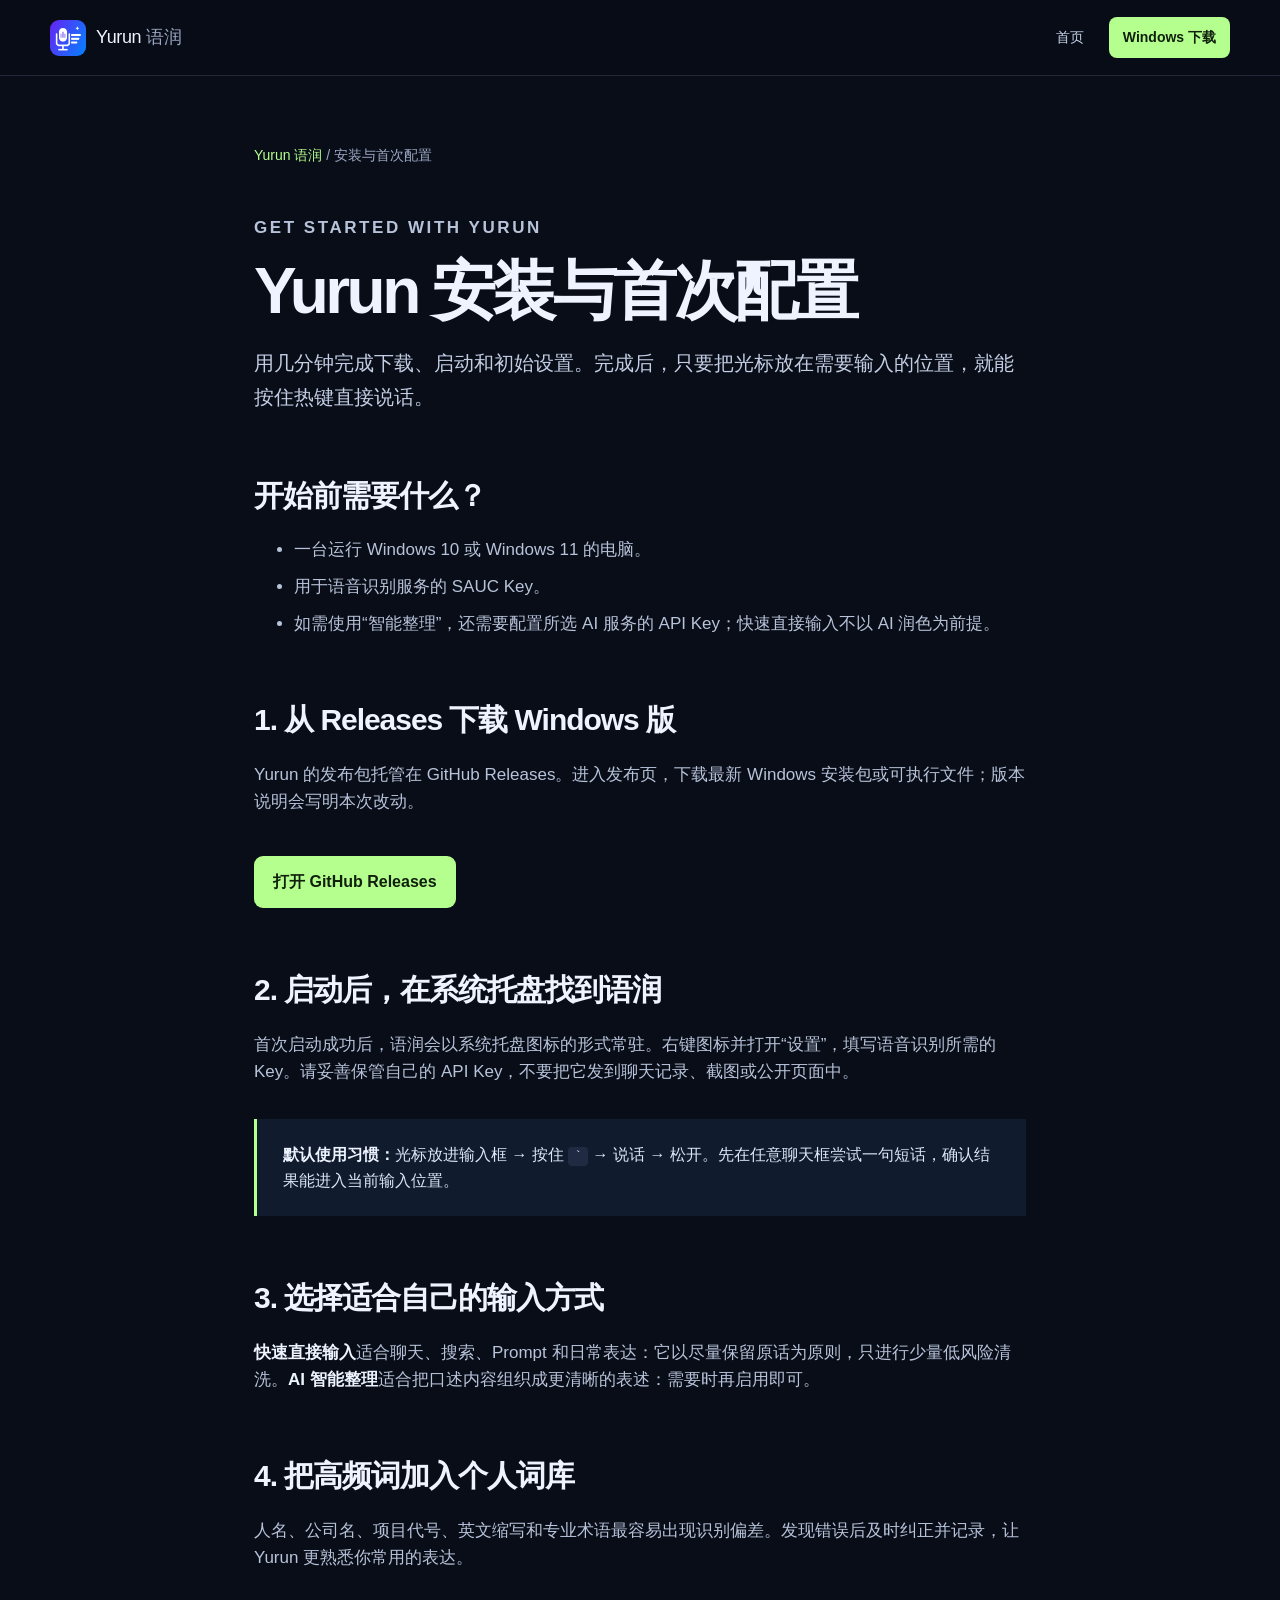
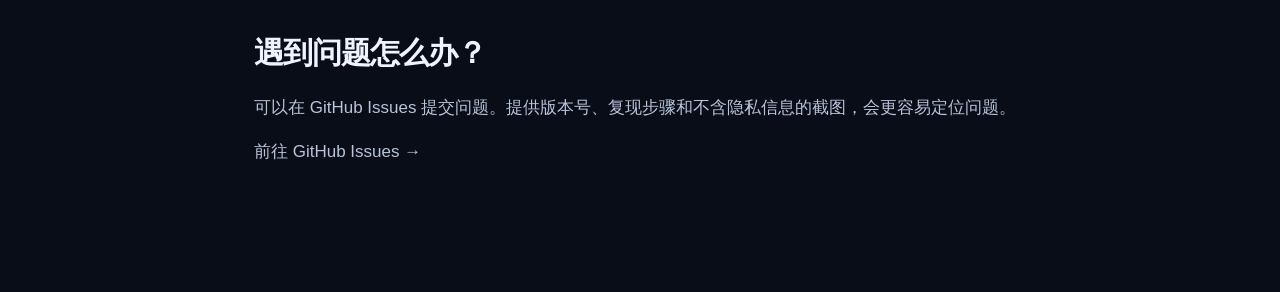
<file: website/yurun-windows-setup.html>
<!doctype html>
<html lang="zh-Hans">
  <head>
    <meta charset="utf-8">
    <meta name="viewport" content="width=device-width, initial-scale=1">
    <meta name="theme-color" content="#0b1020">
    <title>Yurun 安装与首次配置：Windows AI 语音输入入门 | 语润</title>
    <meta name="description" content="Yurun 语润 Windows 版安装与首次配置指南：从 GitHub Releases 下载、启动系统托盘、设置语音识别和可选 AI 智能整理。">
    <link rel="canonical" href="https://johnwish1590.github.io/Yurun/yurun-windows-setup.html">
    <link rel="icon" href="assets/icon.png?v=20260830" type="image/png">
    <meta property="og:type" content="article"><meta property="og:site_name" content="Yurun 语润"><meta property="og:title" content="Yurun 安装与首次配置"><meta property="og:description" content="在 Windows 上开始使用全局 AI 语音输入。"><meta property="og:url" content="https://johnwish1590.github.io/Yurun/yurun-windows-setup.html"><meta property="og:image" content="https://johnwish1590.github.io/Yurun/assets/icon.png?v=20260830">
    <link rel="stylesheet" href="styles.css">
    <style>.guide{max-width:820px;margin:0 auto;padding:68px 24px 110px}.guide nav{font-size:14px;color:#9ba8c3;display:block;margin-bottom:48px}.guide nav a{color:#b4ff8d}.guide h1{font-size:clamp(40px,6vw,64px);line-height:1.1;letter-spacing:-.055em;margin:0 0 20px}.guide .intro{font-size:20px;color:#c3cee4;line-height:1.7}.guide h2{font-size:30px;letter-spacing:-.035em;margin:58px 0 14px}.guide p,.guide li{color:#b7c3d9;font-size:17px}.guide li{margin:10px 0}.guide strong{color:#edf3ff}.guide .callout{margin:34px 0;padding:23px 26px;border-left:3px solid #b4ff8d;background:#111b2e;color:#dce7fb}.guide .cta-guide{display:inline-flex;margin-top:24px;padding:13px 19px;border-radius:9px;background:#b4ff8d;color:#10200d;font-weight:700}.guide code{padding:2px 6px;border-radius:4px;background:#202b43;color:#dce8ff}</style>
  </head>
  <body>
    <header class="site-header"><a class="brand" href="index.html"><img src="assets/icon.png?v=20260830" width="36" height="36" alt=""><span>Yurun <b>语润</b></span></a><nav><a href="index.html">首页</a><a class="nav-download" href="https://github.com/JohnWish1590/Yurun/releases/latest">Windows 下载</a></nav></header>
    <main class="guide">
      <nav aria-label="面包屑"><a href="index.html">Yurun 语润</a> / 安装与首次配置</nav>
      <p class="eyebrow">GET STARTED WITH YURUN</p>
      <h1>Yurun 安装与首次配置</h1>
      <p class="intro">用几分钟完成下载、启动和初始设置。完成后，只要把光标放在需要输入的位置，就能按住热键直接说话。</p>
      <h2>开始前需要什么？</h2>
      <ul><li>一台运行 Windows 10 或 Windows 11 的电脑。</li><li>用于语音识别服务的 SAUC Key。</li><li>如需使用“智能整理”，还需要配置所选 AI 服务的 API Key；快速直接输入不以 AI 润色为前提。</li></ul>
      <h2>1. 从 Releases 下载 Windows 版</h2>
      <p>Yurun 的发布包托管在 GitHub Releases。进入发布页，下载最新 Windows 安装包或可执行文件；版本说明会写明本次改动。</p>
      <a class="cta-guide" href="https://github.com/JohnWish1590/Yurun/releases/latest">打开 GitHub Releases</a>
      <h2>2. 启动后，在系统托盘找到语润</h2>
      <p>首次启动成功后，语润会以系统托盘图标的形式常驻。右键图标并打开“设置”，填写语音识别所需的 Key。请妥善保管自己的 API Key，不要把它发到聊天记录、截图或公开页面中。</p>
      <div class="callout"><strong>默认使用习惯：</strong>光标放进输入框 → 按住 <code>`</code> → 说话 → 松开。先在任意聊天框尝试一句短话，确认结果能进入当前输入位置。</div>
      <h2>3. 选择适合自己的输入方式</h2>
      <p><strong>快速直接输入</strong>适合聊天、搜索、Prompt 和日常表达：它以尽量保留原话为原则，只进行少量低风险清洗。<strong>AI 智能整理</strong>适合把口述内容组织成更清晰的表述：需要时再启用即可。</p>
      <h2>4. 把高频词加入个人词库</h2>
      <p>人名、公司名、项目代号、英文缩写和专业术语最容易出现识别偏差。发现错误后及时纠正并记录，让 Yurun 更熟悉你常用的表达。</p>
      <h2>遇到问题怎么办？</h2>
      <p>可以在 GitHub Issues 提交问题。提供版本号、复现步骤和不含隐私信息的截图，会更容易定位问题。</p>
      <p><a href="https://github.com/JohnWish1590/Yurun/issues">前往 GitHub Issues →</a></p>
    </main>
  </body>
</html>
</file>
<file: website/styles.css>
:root{--ink:#eef3ff;--muted:#9ba8c3;--line:rgba(184,202,255,.15);--bg:#090d18;--surface:#111827;--lime:#b4ff8d;--blue:#82aaff}*{box-sizing:border-box}html{scroll-behavior:smooth}body{margin:0;background:var(--bg);color:var(--ink);font-family:"Segoe UI","Microsoft YaHei",sans-serif;line-height:1.6}a{color:inherit;text-decoration:none}.site-header,main>section,footer{padding-left:max(24px,calc((100vw - 1180px)/2));padding-right:max(24px,calc((100vw - 1180px)/2))}.site-header{height:76px;display:flex;align-items:center;justify-content:space-between;border-bottom:1px solid var(--line);background:rgba(9,13,24,.85);backdrop-filter:blur(14px);position:sticky;z-index:5;top:0}.brand{display:inline-flex;align-items:center;gap:10px;font-size:18px;letter-spacing:-.02em}.brand img{border-radius:9px}.brand b{font-weight:500;color:var(--muted)}nav{display:flex;align-items:center;gap:25px;font-size:14px;color:#c8d3ec}nav a:not(.nav-download):hover,footer a:hover{color:var(--lime)}.nav-download{padding:9px 14px;background:var(--lime);color:#10200d;border-radius:8px;font-weight:700}.hero{min-height:630px;display:grid;grid-template-columns:1.05fr .95fr;gap:40px;align-items:center;overflow:hidden;background:radial-gradient(circle at 78% 42%,rgba(68,103,191,.2),transparent 33%)}.hero-copy{max-width:640px}.eyebrow{color:var(--lime);font-size:12px;letter-spacing:.15em;font-weight:700;margin:0 0 14px}.hero h1,.section h2,.english h2,.cta h2{margin:0;letter-spacing:-.055em;line-height:1.08}.hero h1{font-size:clamp(46px,6vw,76px)}.hero h1 span{color:#bfcbe2;font-size:.59em;font-weight:500}.tagline{font-size:clamp(26px,3vw,37px);letter-spacing:-.04em;margin:27px 0 10px;font-weight:650}.lede{color:var(--muted);font-size:17px;max-width:570px;margin:0}.hero-actions{display:flex;gap:12px;margin-top:32px;flex-wrap:wrap}.button{display:inline-flex;gap:14px;align-items:center;justify-content:center;border-radius:9px;padding:13px 19px;font-weight:700;font-size:15px;transition:transform .2s}.button:hover{transform:translateY(-2px)}.button-primary{background:var(--lime);color:#13200e}.button-secondary{border:1px solid var(--line);color:#dce5f8}.fine-print{font-size:12px;color:#73819e;margin-top:14px}.hero-visual{height:420px;position:relative;display:grid;place-items:center}.aurora{position:absolute;width:360px;height:360px;border-radius:50%;background:radial-gradient(circle,rgba(120,165,255,.3),rgba(92,255,175,.08) 35%,transparent 68%);filter:blur(4px)}.voice-card,.input-card{position:relative;border:1px solid rgba(193,211,255,.18);background:rgba(20,29,51,.9);box-shadow:0 25px 70px rgba(0,0,0,.42);backdrop-filter:blur(18px)}.voice-card{width:min(400px,90%);border-radius:18px;padding:20px 24px;transform:rotate(-4deg)}.card-top{display:flex;gap:8px;align-items:center;font-size:13px;color:#d5ddf1}.record-dot{height:8px;width:8px;border-radius:50%;background:#ff7171;box-shadow:0 0 0 5px rgba(255,113,113,.14)}.hotkey{margin-left:auto;border:1px solid #596685;border-radius:4px;padding:0 5px}.wave,.mini-wave{height:52px;display:flex;align-items:center;justify-content:center;gap:5px;margin:11px 0}.wave i,.mini-wave i{display:block;width:4px;background:var(--lime);border-radius:8px;animation:pulse 1.1s infinite alternate}.wave i:nth-child(2n){height:38px;animation-delay:.2s}.wave i:nth-child(3n){height:52px;animation-delay:.45s}.wave i:nth-child(4n){height:25px;animation-delay:.65s}.wave i{height:16px}.voice-card p{margin:4px 0 0;font-size:18px;line-height:1.5}.input-card{position:absolute;right:0;bottom:40px;width:76%;padding:14px 17px;border-radius:11px;font-size:14px;color:#e4eafa;transform:rotate(2deg)}.input-label{display:block;color:var(--muted);font-size:11px;margin-bottom:4px}.cursor{display:inline-block;height:15px;border-left:2px solid var(--lime);margin-left:3px;vertical-align:-3px;animation:blink .8s infinite}.principle{background:#d9ffcf;color:#11200f;padding-top:28px;padding-bottom:28px;text-align:center;font-size:18px}.principle p{max-width:870px;margin:0 auto}.section{padding-top:120px;padding-bottom:120px}.section-heading{max-width:650px}.section h2,.english h2,.cta h2{font-size:clamp(34px,4vw,54px)}.section-heading>p:last-child{color:var(--muted);font-size:17px;margin:18px 0 0}.steps{border-bottom:1px solid var(--line)}.steps ol{padding:50px 0 0;margin:0;display:grid;grid-template-columns:repeat(3,1fr);gap:38px;list-style:none}.steps li{padding-right:25px;border-right:1px solid var(--line)}.steps li:last-child{border:0}.steps li>span{font-family:Georgia,serif;font-size:44px;color:#5c6e95}.steps h3,.scene-grid h3,.mode-list h3{margin:8px 0;font-size:20px;letter-spacing:-.02em}.steps li p,.scene-grid p,.mode-list p{margin:0;color:var(--muted);font-size:15px}.scenes{background:#0c1221}.scene-grid{display:grid;grid-template-columns:repeat(4,1fr);gap:15px;margin-top:48px}.scene-grid article{border:1px solid var(--line);border-radius:14px;padding:25px;min-height:215px;background:linear-gradient(140deg,rgba(53,72,117,.26),rgba(9,13,24,.1))}.scene-icon{color:var(--lime);font-size:24px}.showcase{overflow:hidden}.showcase-frame{height:480px;position:relative;margin-top:48px;border-radius:18px;border:1px solid var(--line);background:radial-gradient(circle at 80% 15%,rgba(131,171,255,.2),transparent 30%),#0e1628;display:flex;align-items:center;justify-content:center}.demo-window{height:310px;width:min(650px,82%);border:1px solid #405172;border-radius:12px;background:#131d32;box-shadow:0 30px 55px #04071080;overflow:hidden}.window-bar{height:36px;background:#1e2940;border-bottom:1px solid #394762;color:#93a3c2;font-size:12px;display:flex;align-items:center;gap:6px;padding:0 13px}.window-bar span{width:8px;height:8px;background:#56637c;border-radius:50%}.window-bar b{font-weight:500;margin-left:8px}.chat-bubble{margin:30px 23px;width:55%;padding:13px 15px;background:#273759;border-radius:3px 12px 12px 12px;font-size:14px}.demo-composer{position:absolute;bottom:50px;left:calc(50% - min(325px,41%));width:min(600px,74%);border:1px solid #53688d;border-radius:9px;background:#0e172a;color:#dce5f8;padding:13px 15px;font-size:14px}.demo-composer i{float:right;width:10px;height:10px;margin:5px;background:var(--lime);border-radius:50%}.floating-transcript{position:absolute;right:7%;top:33%;width:270px;border:1px solid rgba(180,255,141,.45);border-radius:12px;padding:17px;background:rgba(18,36,34,.95);box-shadow:0 18px 42px #0008;transform:rotate(3deg)}.floating-transcript small{font-weight:700;color:var(--lime);letter-spacing:.1em;font-size:10px}.floating-transcript p{font-size:14px;line-height:1.5;margin:9px 0}.mini-wave{justify-content:flex-start;height:17px;margin:0}.mini-wave i{width:3px;height:8px}.media-note{position:absolute;left:18px;bottom:12px;font-size:11px;color:#8191b0;margin:0}.caption{color:var(--muted);font-size:13px;margin:16px 0 0}.modes{display:grid;grid-template-columns:.9fr 1.1fr;gap:80px;border-top:1px solid var(--line);background:linear-gradient(110deg,#101827,#090d18)}.mode-list{border-top:1px solid var(--line)}.mode-list article{padding:18px 0;border-bottom:1px solid var(--line)}.mode-list h3{font-size:19px}.english{padding-top:92px;padding-bottom:92px;background:#b4ff8d;color:#10200d}.english h2{max-width:680px}.english>p:not(.eyebrow){max-width:600px;font-size:17px;margin:17px 0 23px}.english .eyebrow{color:#315b28}.english a{font-weight:800;border-bottom:2px solid #315b28;padding-bottom:2px}.cta{text-align:center;padding-top:120px;padding-bottom:125px;background:radial-gradient(circle at center,rgba(112,147,255,.18),transparent 40%)}.cta p:not(.eyebrow){color:var(--muted);font-size:17px}.cta .button{margin-top:16px}footer{padding-top:32px;padding-bottom:32px;border-top:1px solid var(--line);display:flex;align-items:center;gap:26px;color:#94a1bc;font-size:13px}footer>div{display:flex;gap:19px}footer p{margin:0 0 0 auto}@keyframes pulse{to{transform:scaleY(.35);opacity:.5}}@keyframes blink{50%{opacity:0}}@media(max-width:800px){.site-header{height:65px}.site-header nav a:not(.nav-download){display:none}.hero{grid-template-columns:1fr;padding-top:72px;padding-bottom:55px;min-height:auto}.hero-visual{height:335px}.steps ol,.scene-grid,.modes{grid-template-columns:1fr}.steps li{border-right:0;border-bottom:1px solid var(--line);padding:0 0 24px}.steps li:last-child{border:0}.section{padding-top:76px;padding-bottom:76px}.scene-grid{margin-top:33px}.showcase-frame{height:380px}.floating-transcript{right:3%;top:21%;width:210px}.demo-composer{bottom:42px}.modes{gap:38px}.english{padding-top:70px;padding-bottom:70px}footer{flex-wrap:wrap}footer p{margin-left:0;width:100%}}@media(max-width:500px){.hero h1{font-size:45px}.hero-visual{margin:0 -10px}.voice-card{padding:16px}.input-card{bottom:17px}.showcase-frame{height:330px}.demo-window{height:240px}.floating-transcript{top:19%;right:2%;width:180px;padding:12px}.floating-transcript p{font-size:12px}.demo-composer{left:9%;width:82%;bottom:34px;font-size:12px}.chat-bubble{margin:20px 14px;font-size:12px}footer>div{width:100%;flex-wrap:wrap}}
</file>
<file: website/demo.css>
.showcase-frame{padding:18px}
.product-demo{display:block;width:92%;max-width:900px;height:auto;max-height:440px;border:1px solid #405172;border-radius:12px;box-shadow:0 30px 55px #04071080}
@media(max-width:800px){.product-demo{width:96%;max-height:340px}}
@media(max-width:500px){.showcase-frame{padding:12px}.product-demo{width:100%;max-height:290px}}
</file>
